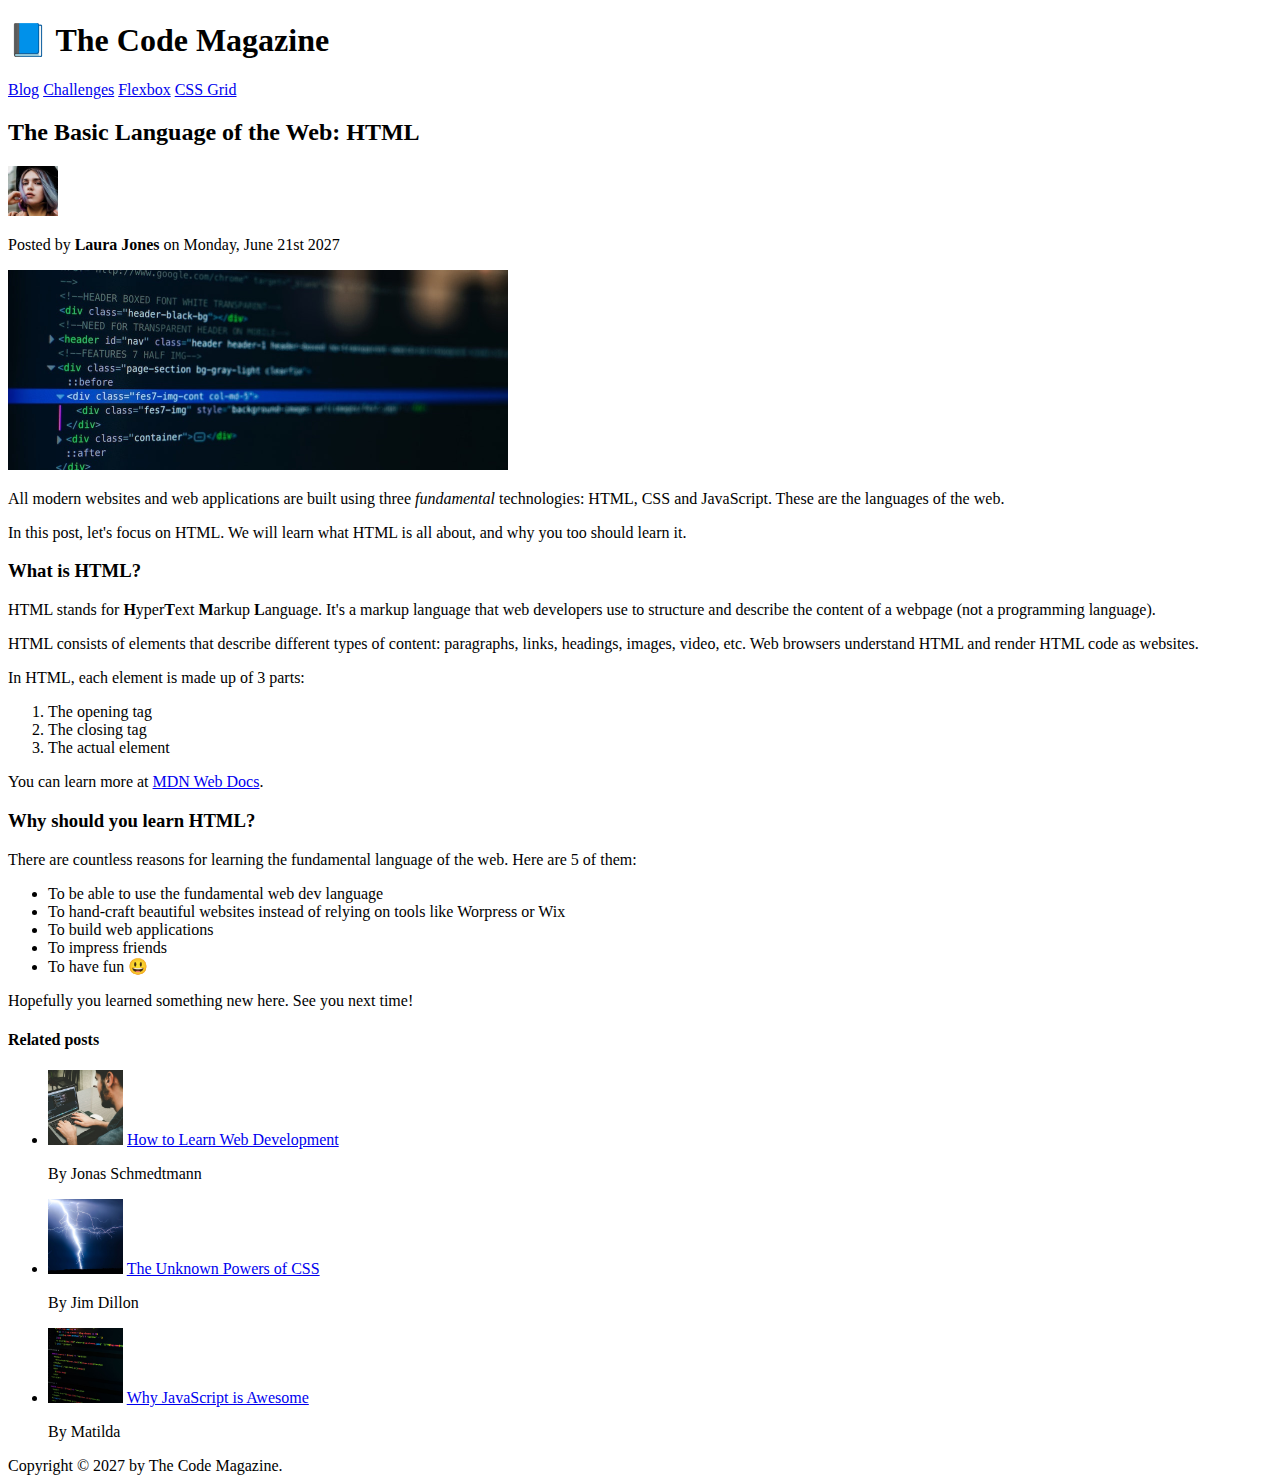
<file: 03-CSS-Fundamentals/index.html>
<!DOCTYPE html>
<html lang="en">
  <head>
    <meta charset="UTF-8" />
    <title>The Basic Language of the Web: HTML</title>
  </head>

  <body>
    <!--
    <h1>The Basic Language of the Web: HTML</h1>
    <h2>The Basic Language of the Web: HTML</h2>
    <h3>The Basic Language of the Web: HTML</h3>
    <h4>The Basic Language of the Web: HTML</h4>
    <h5>The Basic Language of the Web: HTML</h5>
    <h6>The Basic Language of the Web: HTML</h6>
    -->

    <header>
      <h1>📘 The Code Magazine</h1>

      <nav>
        <a href="blog.html">Blog</a>
        <a href="#">Challenges</a>
        <a href="#">Flexbox</a>
        <a href="#">CSS Grid</a>
      </nav>
    </header>

    <article>
      <header>
        <h2>The Basic Language of the Web: HTML</h2>

        <img
          src="img/laura-jones.jpg"
          alt="Headshot of Laura Jones"
          height="50"
          width="50"
        />

        <p>Posted by <strong>Laura Jones</strong> on Monday, June 21st 2027</p>

        <img
          src="img/post-img.jpg"
          alt="HTML code on a screen"
          width="500"
          height="200"
        />
      </header>

      <p>
        All modern websites and web applications are built using three
        <em>fundamental</em>
        technologies: HTML, CSS and JavaScript. These are the languages of the
        web.
      </p>

      <p>
        In this post, let's focus on HTML. We will learn what HTML is all about,
        and why you too should learn it.
      </p>

      <h3>What is HTML?</h3>
      <p>
        HTML stands for <strong>H</strong>yper<strong>T</strong>ext
        <strong>M</strong>arkup <strong>L</strong>anguage. It's a markup
        language that web developers use to structure and describe the content
        of a webpage (not a programming language).
      </p>
      <p>
        HTML consists of elements that describe different types of content:
        paragraphs, links, headings, images, video, etc. Web browsers understand
        HTML and render HTML code as websites.
      </p>
      <p>In HTML, each element is made up of 3 parts:</p>

      <ol>
        <li>The opening tag</li>
        <li>The closing tag</li>
        <li>The actual element</li>
      </ol>

      <p>
        You can learn more at
        <a
          href="https://developer.mozilla.org/en-US/docs/Web/HTML"
          target="_blank"
          >MDN Web Docs</a
        >.
      </p>

      <h3>Why should you learn HTML?</h3>

      <p>
        There are countless reasons for learning the fundamental language of the
        web. Here are 5 of them:
      </p>

      <ul>
        <li>To be able to use the fundamental web dev language</li>
        <li>
          To hand-craft beautiful websites instead of relying on tools like
          Worpress or Wix
        </li>
        <li>To build web applications</li>
        <li>To impress friends</li>
        <li>To have fun 😃</li>
      </ul>

      <p>Hopefully you learned something new here. See you next time!</p>
    </article>

    <aside>
      <h4>Related posts</h4>

      <ul>
        <li>
          <img
            src="img/related-1.jpg"
            alt="Person programming"
            width="75"
            width="75"
          />
          <a href="#">How to Learn Web Development</a>
          <p>By Jonas Schmedtmann</p>
        </li>
        <li>
          <img src="img/related-2.jpg" alt="Lightning" width="75" heigth="75" />
          <a href="#">The Unknown Powers of CSS</a>
          <p>By Jim Dillon</p>
        </li>
        <li>
          <img
            src="img/related-3.jpg"
            alt="JavaScript code on a screen"
            width="75"
            height="75"
          />
          <a href="#">Why JavaScript is Awesome</a>
          <p>By Matilda</p>
        </li>
      </ul>
    </aside>

    <footer>Copyright &copy; 2027 by The Code Magazine.</footer>
  </body>
</html>
</file>
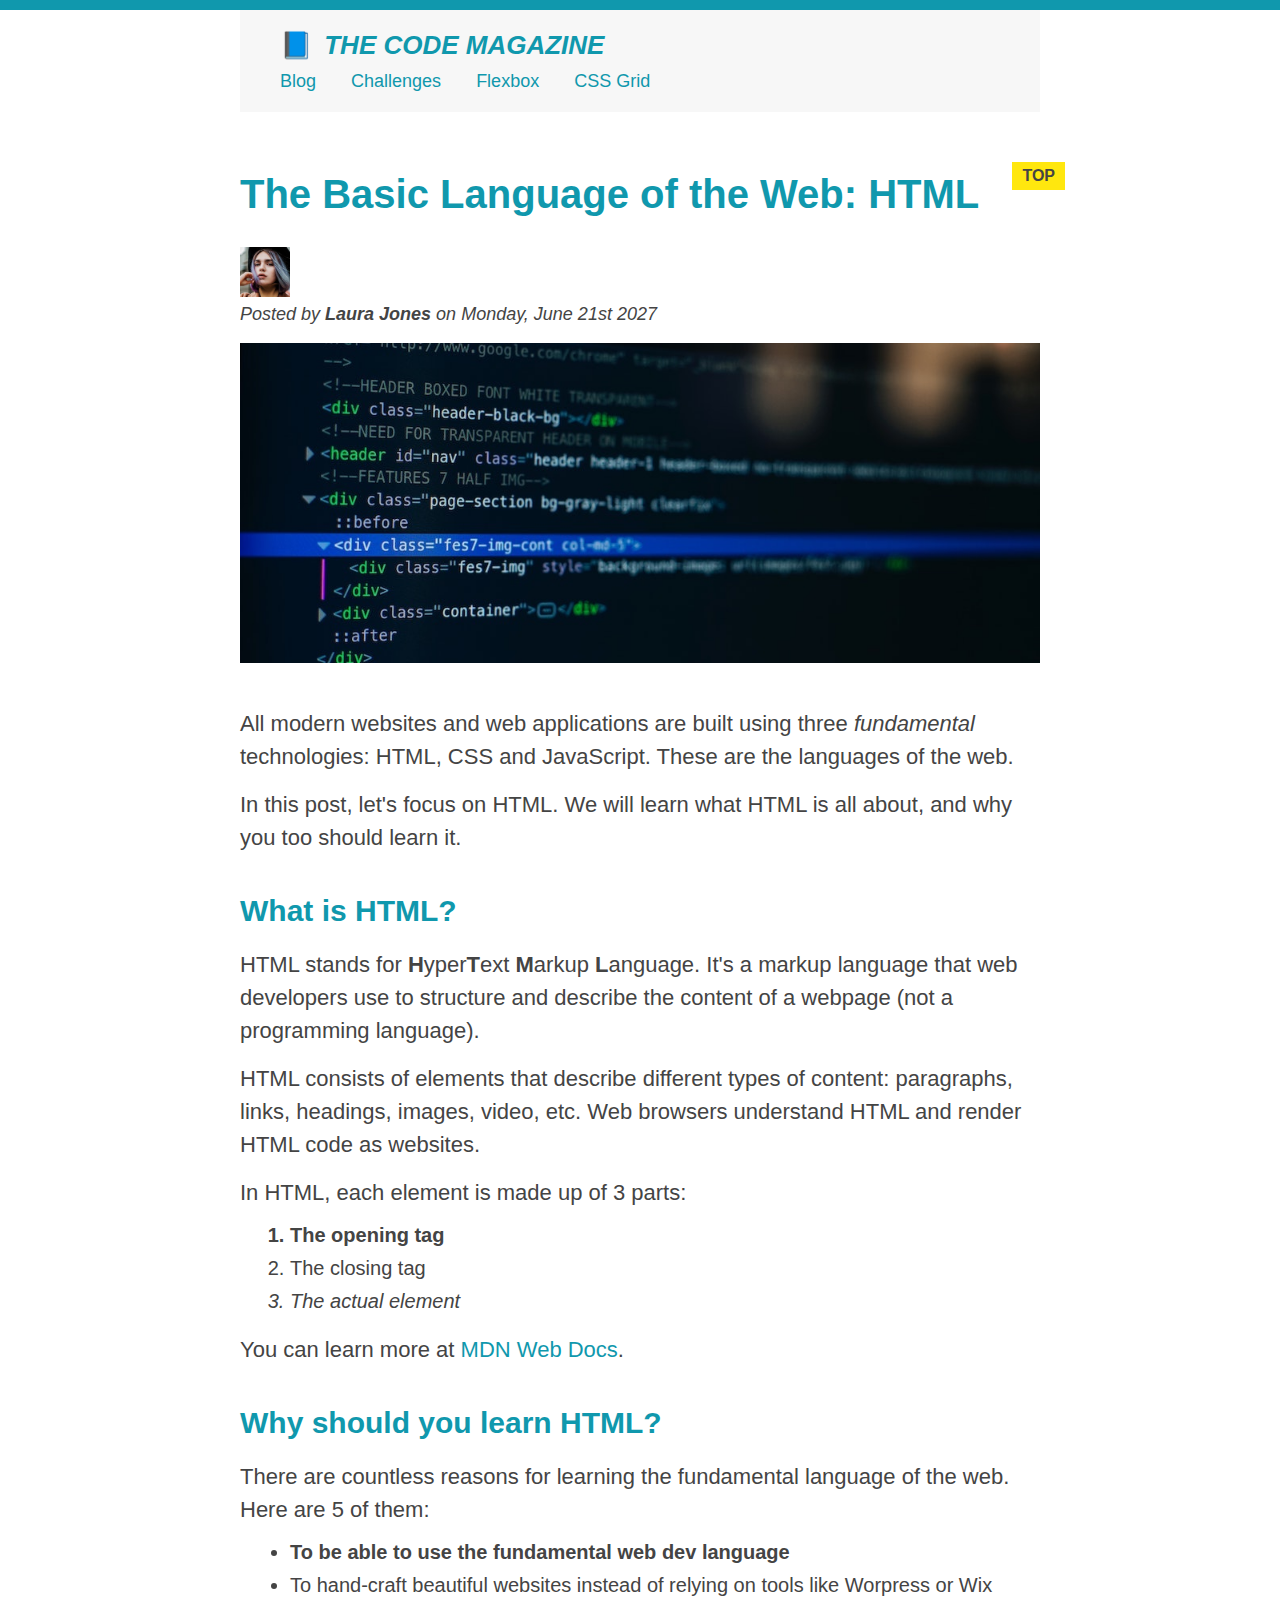
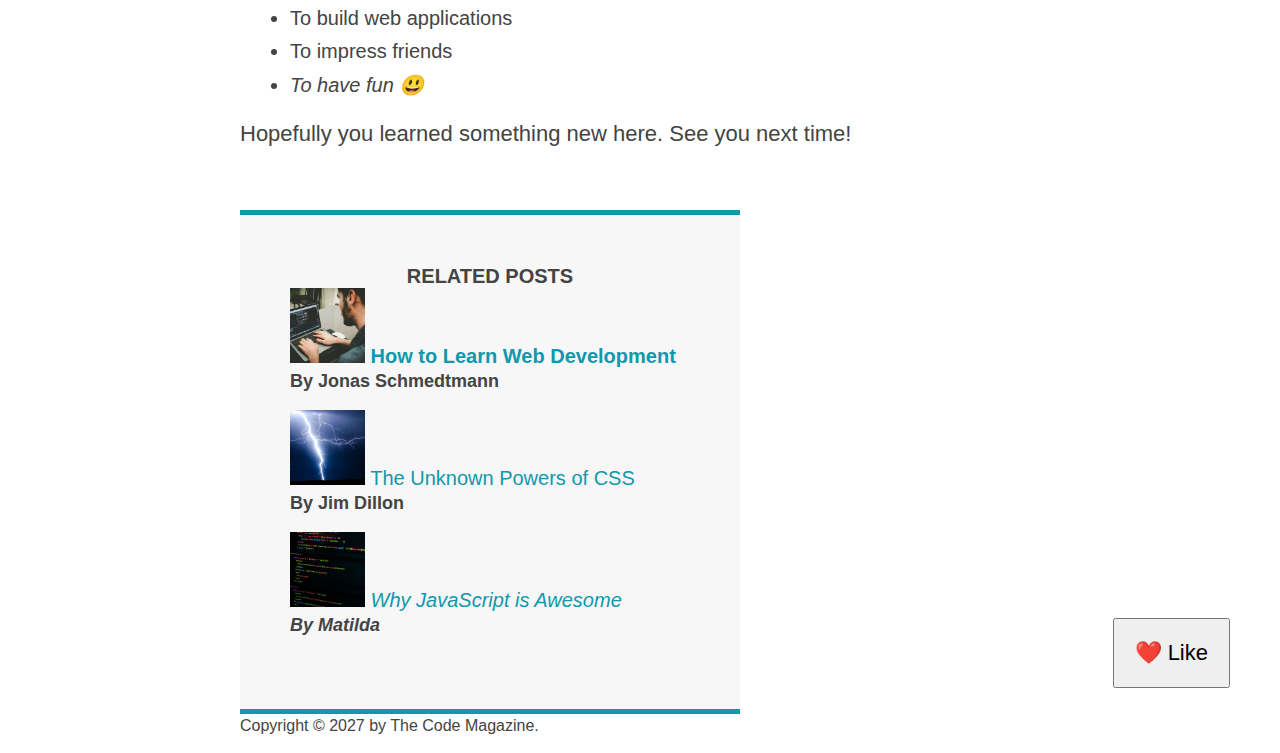
<file: 04-CSS-Layouts/index.html>
<!DOCTYPE html>
<html lang="en">
  <head>
    <meta charset="UTF-8" />
    <link href="style.css" rel="stylesheet" />

    <title>The Basic Language of the Web: HTML</title>
  </head>

  <body>
    <!--
    <h1>The Basic Language of the Web: HTML</h1>
    <h2>The Basic Language of the Web: HTML</h2>
    <h3>The Basic Language of the Web: HTML</h3>
    <h4>The Basic Language of the Web: HTML</h4>
    <h5>The Basic Language of the Web: HTML</h5>
    <h6>The Basic Language of the Web: HTML</h6>
    -->

    <div class="container">
      <header class="main-header">
        <h1>📘 The Code Magazine</h1>

        <nav>
          <!-- <strong>This is the navigation</strong> -->
          <a href="blog.html">Blog</a>
          <a href="#">Challenges</a>
          <a href="#">Flexbox</a>
          <a href="#">CSS Grid</a>
        </nav>
      </header>

      <article>
        <header class="post-header">
          <h2>The Basic Language of the Web: HTML</h2>

          <img
            src="img/laura-jones.jpg"
            alt="Headshot of Laura Jones"
            height="50"
            width="50"
          />

          <p id="author">
            Posted by <strong>Laura Jones</strong> on Monday, June 21st 2027
          </p>

          <img
            src="img/post-img.jpg"
            alt="HTML code on a screen"
            width="500"
            height="200"
            class="post-img"
          />
          <button>❤️ Like</button>
        </header>

        <p>
          All modern websites and web applications are built using three
          <em>fundamental</em>
          technologies: HTML, CSS and JavaScript. These are the languages of the
          web.
        </p>

        <p>
          In this post, let's focus on HTML. We will learn what HTML is all
          about, and why you too should learn it.
        </p>

        <h3>What is HTML?</h3>
        <p>
          HTML stands for <strong>H</strong>yper<strong>T</strong>ext
          <strong>M</strong>arkup <strong>L</strong>anguage. It's a markup
          language that web developers use to structure and describe the content
          of a webpage (not a programming language).
        </p>
        <p>
          HTML consists of elements that describe different types of content:
          paragraphs, links, headings, images, video, etc. Web browsers
          understand HTML and render HTML code as websites.
        </p>
        <p>In HTML, each element is made up of 3 parts:</p>

        <ol>
          <li class="first-li">The opening tag</li>
          <li>The closing tag</li>
          <li>The actual element</li>
        </ol>

        <p>
          You can learn more at
          <a
            href="https://developer.mozilla.org/en-US/docs/Web/HTML"
            target="_blank"
            >MDN Web Docs</a
          >.
        </p>

        <h3>Why should you learn HTML?</h3>

        <p>
          There are countless reasons for learning the fundamental language of
          the web. Here are 5 of them:
        </p>

        <ul>
          <li class="first-li">
            To be able to use the fundamental web dev language
          </li>
          <li>
            To hand-craft beautiful websites instead of relying on tools like
            Worpress or Wix
          </li>
          <li>To build web applications</li>
          <li>To impress friends</li>
          <li>To have fun 😃</li>
        </ul>

        <p>Hopefully you learned something new here. See you next time!</p>
      </article>

      <aside>
        <h4>Related posts</h4>

        <ul class="related">
          <li>
            <img
              src="img/related-1.jpg"
              alt="Person programming"
              width="75"
              height="75"
            />
            <a href="#">How to Learn Web Development</a>
            <p class="related-author">By Jonas Schmedtmann</p>
          </li>
          <li>
            <img
              src="img/related-2.jpg"
              alt="Lightning"
              width="75"
              height="75"
            />
            <a href="#">The Unknown Powers of CSS</a>
            <p class="related-author">By Jim Dillon</p>
          </li>
          <li>
            <img
              src="img/related-3.jpg"
              alt="JavaScript code on a screen"
              width="75"
              height="75"
            />
            <a href="#">Why JavaScript is Awesome</a>
            <p class="related-author">By Matilda</p>
          </li>
        </ul>
      </aside>

      <footer>
        <p id="copyright" class="copyright text">
          Copyright &copy; 2027 by The Code Magazine.
        </p>
      </footer>
    </div>
  </body>
</html>
</file>
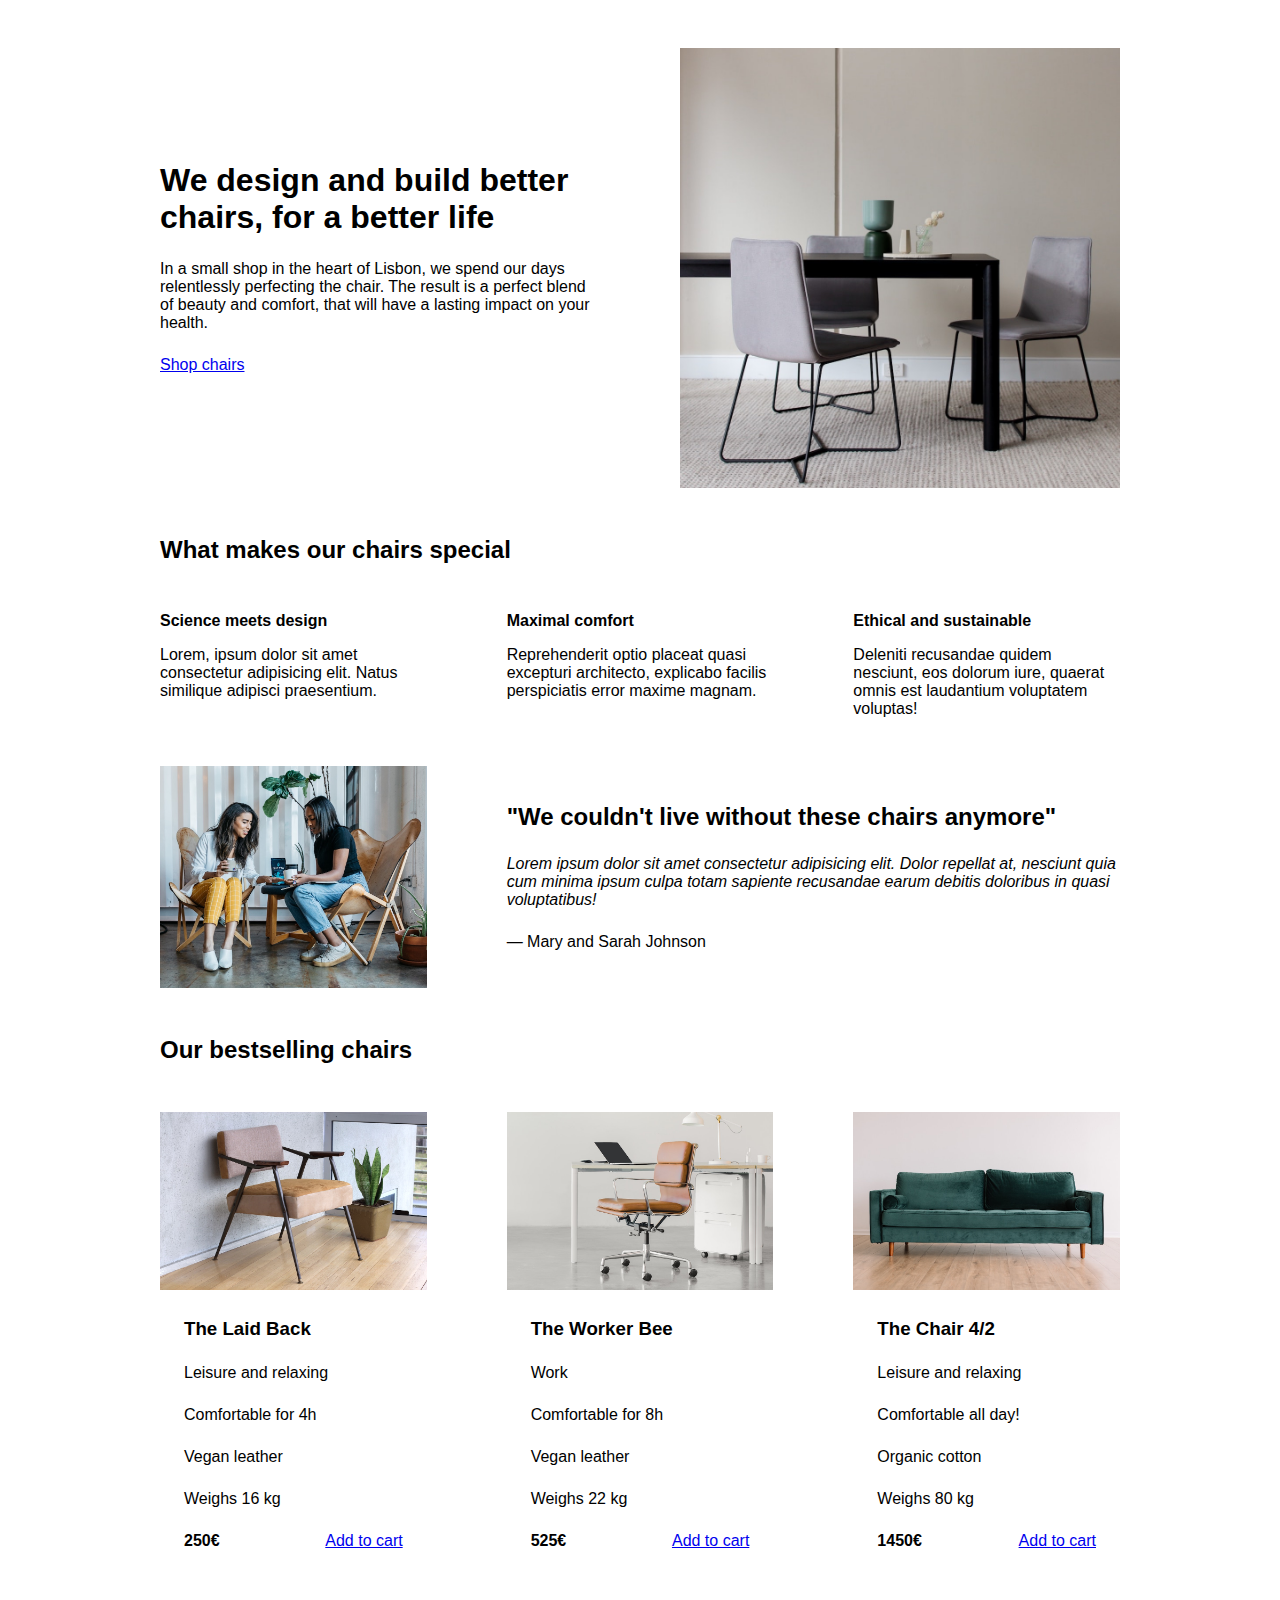
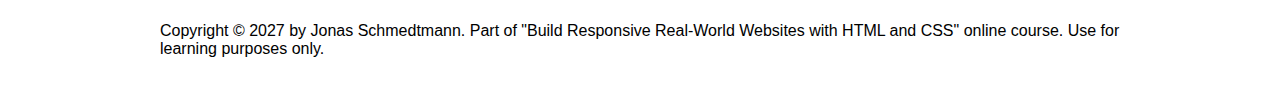
<file: 05-Design/index.html>
<!DOCTYPE html>
<html lang="en">
  <head>
    <meta charset="UTF-8" />
    <meta http-equiv="X-UA-Compatible" content="IE=edge" />
    <meta name="viewport" content="width=device-width, initial-scale=1.0" />

    <link rel="preconnect" href="https://fonts.googleapis.com" />
    <link rel="preconnect" href="https://fonts.gstatic.com" crossorigin />
    <link
      href="https://fonts.googleapis.com/css2?family=Inter:wght@400;500;700&family=Rubik:wght@400;500;600;700&display=swap"
      rel="stylesheet"
    />
    <!-- coming from the server but the link system of the file is same -->

    <link rel="stylesheet" href="style.css" />
    <title>Lisbon Chair Shop</title>
  </head>
  <body>
    <div class="container">
      <header>
        <div class="header-text-box">
          <h1>We design and build better chairs, for a better life</h1>
          <p class="header-text">
            In a small shop in the heart of Lisbon, we spend our days
            relentlessly perfecting the chair. The result is a perfect blend of
            beauty and comfort, that will have a lasting impact on your health.
          </p>
          <a class="btn btn--big" href="#">Shop chairs</a>
        </div>
        <img src="hero.jpg" alt="Photo" />
      </header>

      <section>
        <h2>What makes our chairs special</h2>
        <div class="grid-3-cols">
          <div>
            <p class="features-title"><strong>Science meets design</strong></p>
            <p class="features-text">
              Lorem, ipsum dolor sit amet consectetur adipisicing elit. Natus
              similique adipisci praesentium.
            </p>
          </div>

          <div>
            <p class="features-title">
              <strong>Maximal comfort</strong>
            </p>
            <p class="features-text">
              Reprehenderit optio placeat quasi excepturi architecto, explicabo
              facilis perspiciatis error maxime magnam.
            </p>
          </div>

          <div>
            <p class="features-title">
              <strong>Ethical and sustainable</strong>
            </p>
            <p class="features-text">
              Deleniti recusandae quidem nesciunt, eos dolorum iure, quaerat
              omnis est laudantium voluptatem voluptas!
            </p>
          </div>
        </div>
      </section>

      <section class="testimonial-section">
        <div class="grid-3-cols">
          <img src="customers.jpg" alt="People sitting on chairs" />
          <div class="testimonial-box">
            <h2>"We couldn't live without these chairs anymore"</h2>
            <blockquote class="testimonial-text">
              Lorem ipsum dolor sit amet consectetur adipisicing elit. Dolor
              repellat at, nesciunt quia cum minima ipsum culpa totam sapiente
              recusandae earum debitis doloribus in quasi voluptatibus!
            </blockquote>
            <p class="testimonial-author">&mdash; Mary and Sarah Johnson</p>
          </div>
        </div>
      </section>

      <section>
        <h2>Our bestselling chairs</h2>
        <div class="grid-3-cols">
          <figure class="chair">
            <img src="chair-1.jpg" alt="Chair" />
            <div class="chair-box">
              <h3>The Laid Back</h3>
              <ul class="chair-details">
                <li>
                  <!-- Span is a generic INLINE text element, it doesn't have any meaning. It's like a div element, but inline -->
                  <span>Leisure and relaxing</span>
                </li>
                <li>
                  <span>Comfortable for 4h</span>
                </li>
                <li>
                  <span>Vegan leather</span>
                </li>
                <li>
                  <span>Weighs 16 kg</span>
                </li>
              </ul>
              <div class="chair-price">
                <strong>250€</strong>
                <a href="#" class="btn btn--small">Add to cart</a>
              </div>
            </div>
          </figure>

          <figure class="chair">
            <img src="chair-2.jpg" alt="Chair" />
            <div class="chair-box">
              <h3>The Worker Bee</h3>
              <ul class="chair-details">
                <li>
                  <span>Work</span>
                </li>
                <li>
                  <span>Comfortable for 8h</span>
                </li>
                <li>
                  <span>Vegan leather</span>
                </li>
                <li>
                  <span>Weighs 22 kg</span>
                </li>
              </ul>
              <div class="chair-price">
                <strong>525€</strong>
                <a href="#" class="btn btn--small">Add to cart</a>
              </div>
            </div>
          </figure>

          <figure class="chair">
            <img src="chair-3.jpg" alt="Chair" />
            <div class="chair-box">
              <h3>The Chair 4/2</h3>
              <ul class="chair-details">
                <li>
                  <span>Leisure and relaxing</span>
                </li>
                <li>
                  <span>Comfortable all day!</span>
                </li>
                <li>
                  <span>Organic cotton</span>
                </li>
                <li>
                  <span>Weighs 80 kg</span>
                </li>
              </ul>
              <div class="chair-price">
                <strong>1450€</strong>
                <a href="#" class="btn btn--small">Add to cart</a>
              </div>
            </div>
          </figure>
        </div>
      </section>

      <footer>
        Copyright &copy; 2027 by Jonas Schmedtmann. Part of "Build Responsive
        Real-World Websites with HTML and CSS" online course. Use for learning
        purposes only.
      </footer>
    </div>
  </body>
</html>
</file>
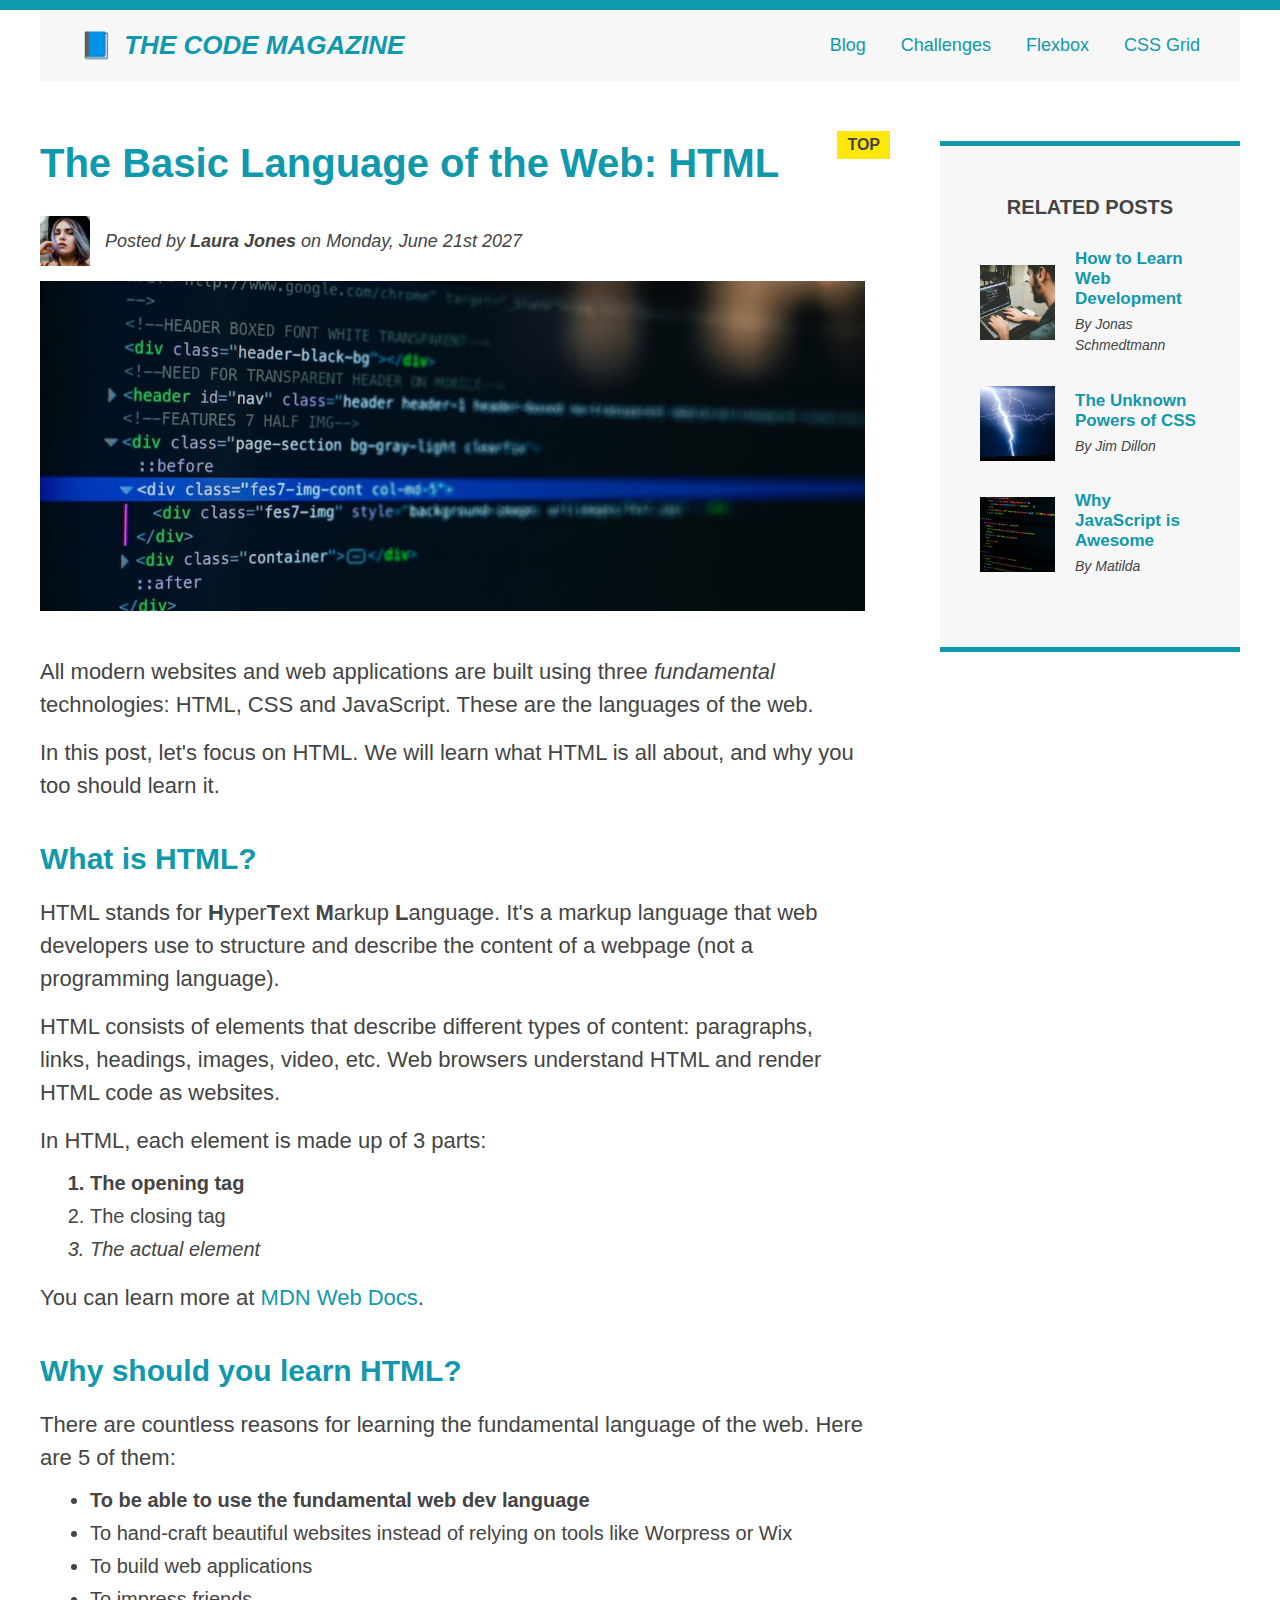
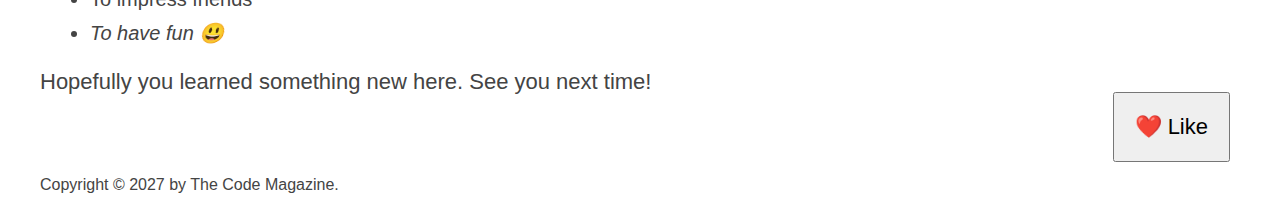
<file: final/04-CSS-Layouts/index.html>
<!DOCTYPE html>
<html lang="en">
  <head>
    <meta charset="UTF-8" />
    <link href="style.css" rel="stylesheet" />

    <title>The Basic Language of the Web: HTML</title>
  </head>

  <body>
    <!--
    <h1>The Basic Language of the Web: HTML</h1>
    <h2>The Basic Language of the Web: HTML</h2>
    <h3>The Basic Language of the Web: HTML</h3>
    <h4>The Basic Language of the Web: HTML</h4>
    <h5>The Basic Language of the Web: HTML</h5>
    <h6>The Basic Language of the Web: HTML</h6>
    -->

    <div class="container">
      <header class="main-header clearfix">
        <h1>📘 The Code Magazine</h1>

        <nav>
          <!-- <strong>This is the navigation</strong> -->
          <a href="blog.html">Blog</a>
          <a href="#">Challenges</a>
          <a href="flexbox.html">Flexbox</a>
          <a href="css-grid.html">CSS Grid</a>
        </nav>

        <!-- <div class="clear"></div> -->
      </header>

      <!-- ONLY NECESSARY FOR FLEXBOX -->
      <!-- <div class="row"> -->
      <article>
        <header class="post-header">
          <h2>The Basic Language of the Web: HTML</h2>

          <div class="author-box">
            <img
              src="img/laura-jones.jpg"
              alt="Headshot of Laura Jones"
              height="50"
              width="50"
              class="author-img"
            />

            <p id="author" class="author">
              Posted by <strong>Laura Jones</strong> on Monday, June 21st 2027
            </p>
          </div>

          <img
            src="img/post-img.jpg"
            alt="HTML code on a screen"
            width="500"
            height="200"
            class="post-img"
          />
          <button>❤️ Like</button>
        </header>

        <p>
          All modern websites and web applications are built using three
          <em>fundamental</em>
          technologies: HTML, CSS and JavaScript. These are the languages of the
          web.
        </p>

        <p>
          In this post, let's focus on HTML. We will learn what HTML is all
          about, and why you too should learn it.
        </p>

        <h3>What is HTML?</h3>
        <p>
          HTML stands for <strong>H</strong>yper<strong>T</strong>ext
          <strong>M</strong>arkup <strong>L</strong>anguage. It's a markup
          language that web developers use to structure and describe the content
          of a webpage (not a programming language).
        </p>
        <p>
          HTML consists of elements that describe different types of content:
          paragraphs, links, headings, images, video, etc. Web browsers
          understand HTML and render HTML code as websites.
        </p>
        <p>In HTML, each element is made up of 3 parts:</p>

        <ol>
          <li class="first-li">The opening tag</li>
          <li>The closing tag</li>
          <li>The actual element</li>
        </ol>

        <p>
          You can learn more at
          <a
            href="https://developer.mozilla.org/en-US/docs/Web/HTML"
            target="_blank"
            >MDN Web Docs</a
          >.
        </p>

        <h3>Why should you learn HTML?</h3>

        <p>
          There are countless reasons for learning the fundamental language of
          the web. Here are 5 of them:
        </p>

        <ul>
          <li class="first-li">
            To be able to use the fundamental web dev language
          </li>
          <li>
            To hand-craft beautiful websites instead of relying on tools like
            Worpress or Wix
          </li>
          <li>To build web applications</li>
          <li>To impress friends</li>
          <li>To have fun 😃</li>
        </ul>

        <p>Hopefully you learned something new here. See you next time!</p>
      </article>

      <aside>
        <h4>Related posts</h4>

        <ul class="related">
          <li class="related-post">
            <img
              src="img/related-1.jpg"
              alt="Person programming"
              width="75"
              height="75"
            />
            <div>
              <a href="#" class="related-link">How to Learn Web Development</a>
              <p class="related-author">By Jonas Schmedtmann</p>
            </div>
          </li>
          <li class="related-post">
            <img
              src="img/related-2.jpg"
              alt="Lightning"
              width="75"
              height="75"
            />
            <div>
              <a href="#" class="related-link">The Unknown Powers of CSS</a>
              <p class="related-author">By Jim Dillon</p>
            </div>
          </li>
          <li class="related-post">
            <img
              src="img/related-3.jpg"
              alt="JavaScript code on a screen"
              width="75"
              height="75"
            />
            <div>
              <a href="#" class="related-link">Why JavaScript is Awesome</a>
              <p class="related-author">By Matilda</p>
            </div>
          </li>
        </ul>
      </aside>
      <!-- </div> -->

      <footer>
        <p id="copyright" class="copyright text">
          Copyright &copy; 2027 by The Code Magazine.
        </p>
      </footer>
    </div>
  </body>
</html>
</file>
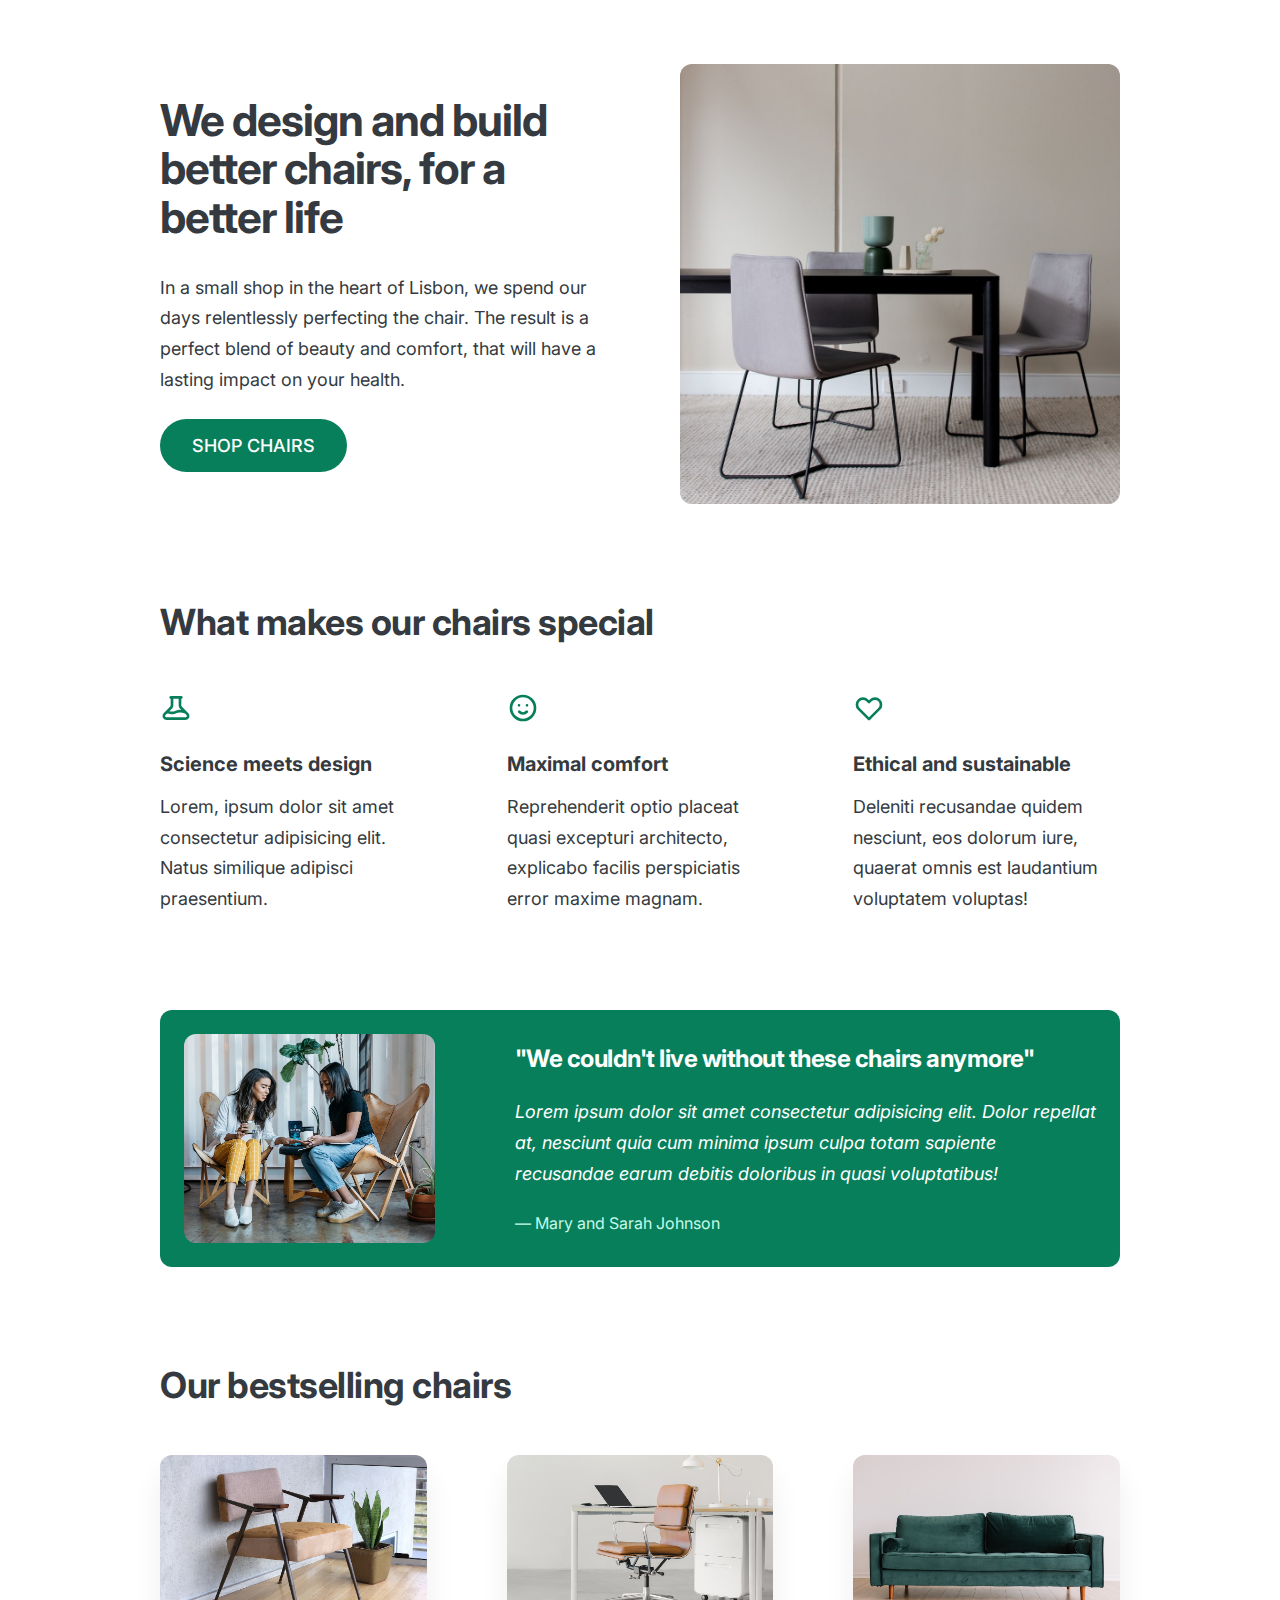
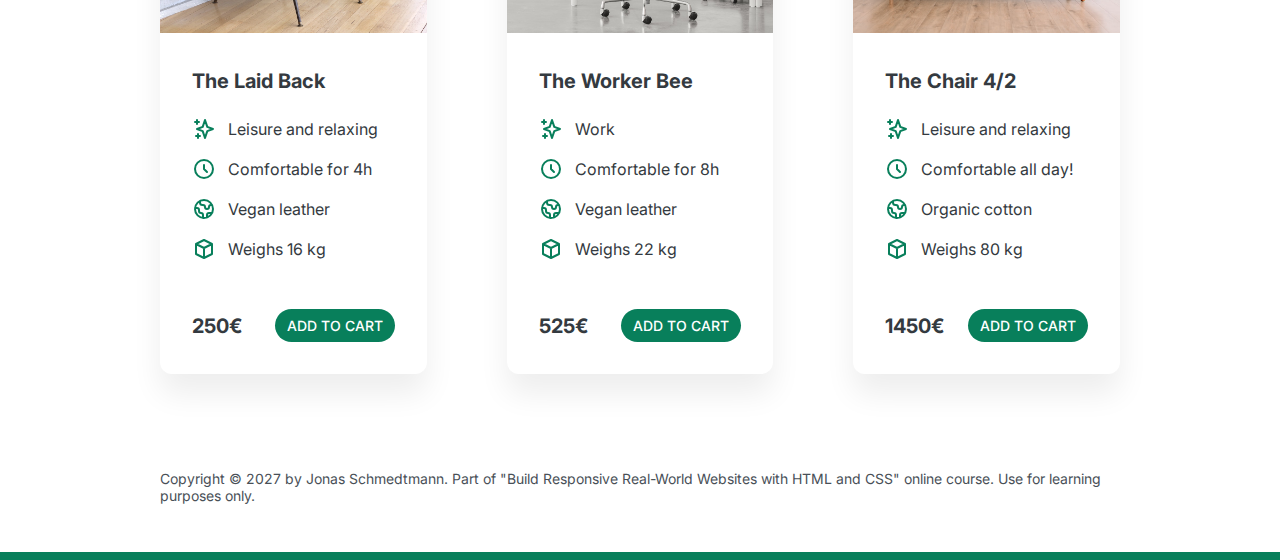
<file: final/05-Design/index.html>
<!DOCTYPE html>
<html lang="en">
  <head>
    <meta charset="UTF-8" />
    <meta http-equiv="X-UA-Compatible" content="IE=edge" />
    <meta name="viewport" content="width=device-width, initial-scale=1.0" />

    <link rel="preconnect" href="https://fonts.gstatic.com" />
    <link
      href="https://fonts.googleapis.com/css2?family=Inter:wght@400;500;700&display=swap"
      rel="stylesheet"
    />

    <link rel="stylesheet" href="style.css" />
    <title>Lisbon Chair Shop</title>
  </head>
  <body>
    <div class="container">
      <header>
        <div class="header-text-box">
          <h1>We design and build better chairs, for a better life</h1>
          <p class="header-text">
            In a small shop in the heart of Lisbon, we spend our days
            relentlessly perfecting the chair. The result is a perfect blend of
            beauty and comfort, that will have a lasting impact on your health.
          </p>
          <a class="btn btn--big" href="#">Shop chairs</a>
        </div>
        <img src="hero.jpg" alt="Photo" />
      </header>

      <section>
        <h2>What makes our chairs special</h2>
        <div class="grid-3-cols">
          <div>
            <svg
              xmlns="http://www.w3.org/2000/svg"
              class="features-icon"
              fill="none"
              viewBox="0 0 24 24"
              stroke="currentColor"
            >
              <path
                stroke-linecap="round"
                stroke-linejoin="round"
                stroke-width="2"
                d="M19.428 15.428a2 2 0 00-1.022-.547l-2.387-.477a6 6 0 00-3.86.517l-.318.158a6 6 0 01-3.86.517L6.05 15.21a2 2 0 00-1.806.547M8 4h8l-1 1v5.172a2 2 0 00.586 1.414l5 5c1.26 1.26.367 3.414-1.415 3.414H4.828c-1.782 0-2.674-2.154-1.414-3.414l5-5A2 2 0 009 10.172V5L8 4z"
              />
            </svg>
            <p class="features-title"><strong>Science meets design</strong></p>
            <p class="features-text">
              Lorem, ipsum dolor sit amet consectetur adipisicing elit. Natus
              similique adipisci praesentium.
            </p>
          </div>

          <div>
            <svg
              xmlns="http://www.w3.org/2000/svg"
              class="features-icon"
              fill="none"
              viewBox="0 0 24 24"
              stroke="currentColor"
            >
              <path
                stroke-linecap="round"
                stroke-linejoin="round"
                stroke-width="2"
                d="M14.828 14.828a4 4 0 01-5.656 0M9 10h.01M15 10h.01M21 12a9 9 0 11-18 0 9 9 0 0118 0z"
              />
            </svg>
            <p class="features-title">
              <strong>Maximal comfort</strong>
            </p>
            <p class="features-text">
              Reprehenderit optio placeat quasi excepturi architecto, explicabo
              facilis perspiciatis error maxime magnam.
            </p>
          </div>

          <div>
            <svg
              xmlns="http://www.w3.org/2000/svg"
              class="features-icon"
              fill="none"
              viewBox="0 0 24 24"
              stroke="currentColor"
            >
              <path
                stroke-linecap="round"
                stroke-linejoin="round"
                stroke-width="2"
                d="M4.318 6.318a4.5 4.5 0 000 6.364L12 20.364l7.682-7.682a4.5 4.5 0 00-6.364-6.364L12 7.636l-1.318-1.318a4.5 4.5 0 00-6.364 0z"
              />
            </svg>
            <p class="features-title">
              <strong>Ethical and sustainable</strong>
            </p>
            <p class="features-text">
              Deleniti recusandae quidem nesciunt, eos dolorum iure, quaerat
              omnis est laudantium voluptatem voluptas!
            </p>
          </div>
        </div>
      </section>

      <section class="testimonial-section">
        <div class="grid-3-cols">
          <img src="customers.jpg" alt="People sitting on chairs" />
          <div class="testimonial-box">
            <h2>"We couldn't live without these chairs anymore"</h2>
            <blockquote class="testimonial-text">
              Lorem ipsum dolor sit amet consectetur adipisicing elit. Dolor
              repellat at, nesciunt quia cum minima ipsum culpa totam sapiente
              recusandae earum debitis doloribus in quasi voluptatibus!
            </blockquote>
            <p class="testimonial-author">&mdash; Mary and Sarah Johnson</p>
          </div>
        </div>
      </section>

      <section>
        <h2>Our bestselling chairs</h2>
        <div class="grid-3-cols">
          <figure class="chair">
            <img src="chair-1.jpg" alt="Chair" />
            <div class="chair-box">
              <h3>The Laid Back</h3>
              <ul class="chair-details">
                <li>
                  <svg
                    xmlns="http://www.w3.org/2000/svg"
                    class="chair-icon"
                    fill="none"
                    viewBox="0 0 24 24"
                    stroke="currentColor"
                  >
                    <path
                      stroke-linecap="round"
                      stroke-linejoin="round"
                      stroke-width="2"
                      d="M5 3v4M3 5h4M6 17v4m-2-2h4m5-16l2.286 6.857L21 12l-5.714 2.143L13 21l-2.286-6.857L5 12l5.714-2.143L13 3z"
                    />
                  </svg>
                  <!-- Span is a generic INLINE text element, it doesn't have any meaning. It's like a div element, but inline -->
                  <span>Leisure and relaxing</span>
                </li>
                <li>
                  <svg
                    xmlns="http://www.w3.org/2000/svg"
                    class="chair-icon"
                    fill="none"
                    viewBox="0 0 24 24"
                    stroke="currentColor"
                  >
                    <path
                      stroke-linecap="round"
                      stroke-linejoin="round"
                      stroke-width="2"
                      d="M12 8v4l3 3m6-3a9 9 0 11-18 0 9 9 0 0118 0z"
                    />
                  </svg>
                  <span>Comfortable for 4h</span>
                </li>
                <li>
                  <svg
                    xmlns="http://www.w3.org/2000/svg"
                    class="chair-icon"
                    fill="none"
                    viewBox="0 0 24 24"
                    stroke="currentColor"
                  >
                    <path
                      stroke-linecap="round"
                      stroke-linejoin="round"
                      stroke-width="2"
                      d="M3.055 11H5a2 2 0 012 2v1a2 2 0 002 2 2 2 0 012 2v2.945M8 3.935V5.5A2.5 2.5 0 0010.5 8h.5a2 2 0 012 2 2 2 0 104 0 2 2 0 012-2h1.064M15 20.488V18a2 2 0 012-2h3.064M21 12a9 9 0 11-18 0 9 9 0 0118 0z"
                    />
                  </svg>
                  <span>Vegan leather</span>
                </li>
                <li>
                  <svg
                    xmlns="http://www.w3.org/2000/svg"
                    class="chair-icon"
                    fill="none"
                    viewBox="0 0 24 24"
                    stroke="currentColor"
                  >
                    <path
                      stroke-linecap="round"
                      stroke-linejoin="round"
                      stroke-width="2"
                      d="M20 7l-8-4-8 4m16 0l-8 4m8-4v10l-8 4m0-10L4 7m8 4v10M4 7v10l8 4"
                    />
                  </svg>
                  <span>Weighs 16 kg</span>
                </li>
              </ul>
              <div class="chair-price">
                <strong>250€</strong>
                <a href="#" class="btn btn--small">Add to cart</a>
              </div>
            </div>
          </figure>

          <figure class="chair">
            <img src="chair-2.jpg" alt="Chair" />
            <div class="chair-box">
              <h3>The Worker Bee</h3>
              <ul class="chair-details">
                <li>
                  <svg
                    xmlns="http://www.w3.org/2000/svg"
                    class="chair-icon"
                    fill="none"
                    viewBox="0 0 24 24"
                    stroke="currentColor"
                  >
                    <path
                      stroke-linecap="round"
                      stroke-linejoin="round"
                      stroke-width="2"
                      d="M5 3v4M3 5h4M6 17v4m-2-2h4m5-16l2.286 6.857L21 12l-5.714 2.143L13 21l-2.286-6.857L5 12l5.714-2.143L13 3z"
                    />
                  </svg>
                  <span>Work</span>
                </li>
                <li>
                  <svg
                    xmlns="http://www.w3.org/2000/svg"
                    class="chair-icon"
                    fill="none"
                    viewBox="0 0 24 24"
                    stroke="currentColor"
                  >
                    <path
                      stroke-linecap="round"
                      stroke-linejoin="round"
                      stroke-width="2"
                      d="M12 8v4l3 3m6-3a9 9 0 11-18 0 9 9 0 0118 0z"
                    />
                  </svg>
                  <span>Comfortable for 8h</span>
                </li>
                <li>
                  <svg
                    xmlns="http://www.w3.org/2000/svg"
                    class="chair-icon"
                    fill="none"
                    viewBox="0 0 24 24"
                    stroke="currentColor"
                  >
                    <path
                      stroke-linecap="round"
                      stroke-linejoin="round"
                      stroke-width="2"
                      d="M3.055 11H5a2 2 0 012 2v1a2 2 0 002 2 2 2 0 012 2v2.945M8 3.935V5.5A2.5 2.5 0 0010.5 8h.5a2 2 0 012 2 2 2 0 104 0 2 2 0 012-2h1.064M15 20.488V18a2 2 0 012-2h3.064M21 12a9 9 0 11-18 0 9 9 0 0118 0z"
                    />
                  </svg>
                  <span>Vegan leather</span>
                </li>
                <li>
                  <svg
                    xmlns="http://www.w3.org/2000/svg"
                    class="chair-icon"
                    fill="none"
                    viewBox="0 0 24 24"
                    stroke="currentColor"
                  >
                    <path
                      stroke-linecap="round"
                      stroke-linejoin="round"
                      stroke-width="2"
                      d="M20 7l-8-4-8 4m16 0l-8 4m8-4v10l-8 4m0-10L4 7m8 4v10M4 7v10l8 4"
                    />
                  </svg>
                  <span>Weighs 22 kg</span>
                </li>
              </ul>
              <div class="chair-price">
                <strong>525€</strong>
                <a href="#" class="btn btn--small">Add to cart</a>
              </div>
            </div>
          </figure>

          <figure class="chair">
            <img src="chair-3.jpg" alt="Chair" />
            <div class="chair-box">
              <h3>The Chair 4/2</h3>
              <ul class="chair-details">
                <li>
                  <svg
                    xmlns="http://www.w3.org/2000/svg"
                    class="chair-icon"
                    fill="none"
                    viewBox="0 0 24 24"
                    stroke="currentColor"
                  >
                    <path
                      stroke-linecap="round"
                      stroke-linejoin="round"
                      stroke-width="2"
                      d="M5 3v4M3 5h4M6 17v4m-2-2h4m5-16l2.286 6.857L21 12l-5.714 2.143L13 21l-2.286-6.857L5 12l5.714-2.143L13 3z"
                    />
                  </svg>
                  <span>Leisure and relaxing</span>
                </li>
                <li>
                  <svg
                    xmlns="http://www.w3.org/2000/svg"
                    class="chair-icon"
                    fill="none"
                    viewBox="0 0 24 24"
                    stroke="currentColor"
                  >
                    <path
                      stroke-linecap="round"
                      stroke-linejoin="round"
                      stroke-width="2"
                      d="M12 8v4l3 3m6-3a9 9 0 11-18 0 9 9 0 0118 0z"
                    />
                  </svg>
                  <span>Comfortable all day!</span>
                </li>
                <li>
                  <svg
                    xmlns="http://www.w3.org/2000/svg"
                    class="chair-icon"
                    fill="none"
                    viewBox="0 0 24 24"
                    stroke="currentColor"
                  >
                    <path
                      stroke-linecap="round"
                      stroke-linejoin="round"
                      stroke-width="2"
                      d="M3.055 11H5a2 2 0 012 2v1a2 2 0 002 2 2 2 0 012 2v2.945M8 3.935V5.5A2.5 2.5 0 0010.5 8h.5a2 2 0 012 2 2 2 0 104 0 2 2 0 012-2h1.064M15 20.488V18a2 2 0 012-2h3.064M21 12a9 9 0 11-18 0 9 9 0 0118 0z"
                    />
                  </svg>
                  <span>Organic cotton</span>
                </li>
                <li>
                  <svg
                    xmlns="http://www.w3.org/2000/svg"
                    class="chair-icon"
                    fill="none"
                    viewBox="0 0 24 24"
                    stroke="currentColor"
                  >
                    <path
                      stroke-linecap="round"
                      stroke-linejoin="round"
                      stroke-width="2"
                      d="M20 7l-8-4-8 4m16 0l-8 4m8-4v10l-8 4m0-10L4 7m8 4v10M4 7v10l8 4"
                    />
                  </svg>
                  <span>Weighs 80 kg</span>
                </li>
              </ul>
              <div class="chair-price">
                <strong>1450€</strong>
                <a href="#" class="btn btn--small">Add to cart</a>
              </div>
            </div>
          </figure>
        </div>
      </section>

      <footer>
        Copyright &copy; 2027 by Jonas Schmedtmann. Part of "Build Responsive
        Real-World Websites with HTML and CSS" online course. Use for learning
        purposes only.
      </footer>
    </div>
  </body>
</html>
</file>
<file: 04-CSS-Layouts/style.css>
* {
  /* border-top: 10px solid #1098ad; */
  margin: 0;
  padding: 0;
}

/* PAGE SECTIONS */
body {
  color: #444;
  font-family: sans-serif;

  border-top: 10px solid #1098ad;
  position: relative;
}

.container {
  width: 800px;
  /* margin-left: auto;
  margin-right: auto; */
  margin: 0 auto;
}

.main-header {
  background-color: #f7f7f7;
  /* padding: 20px;
  padding-left: 40px;
  padding-right: 40px; */
  padding: 20px 40px;
  margin-bottom: 60px;
  /* height: 80px; */
}

nav {
  font-size: 18px;
  /* text-align: center; */
}

article {
  margin-bottom: 60px;
}

.post-header {
  margin-bottom: 40px;
  /* position: relative; */
}

aside {
  background-color: #f7f7f7;
  border-top: 5px solid #1098ad;
  border-bottom: 5px solid #1098ad;
  /* padding-top: 50px;
  padding-bottom: 50px; */
  padding: 50px 0;
  width: 500px;
}

/* SMALLER ELEMENTS */
h1,
h2,
h3 {
  color: #1098ad;
}

h1 {
  font-size: 26px;
  text-transform: uppercase;
  font-style: italic;
}

h2 {
  font-size: 40px;
  margin-bottom: 30px;
}

h3 {
  font-size: 30px;
  margin-bottom: 20px;
  margin-top: 40px;
}

h4 {
  font-size: 20px;
  text-transform: uppercase;
  text-align: center;
}

p {
  font-size: 22px;
  line-height: 1.5;
  margin-bottom: 15px;
}

ul,
ol {
  margin-left: 50px;
  margin-bottom: 20px;
}

li {
  font-size: 20px;
  margin-bottom: 10px;
  /* display: inline; */
}

li:last-child {
  margin-bottom: 0;
}

/* footer p {
  font-size: 16px;
} */

/* article header p {
  font-style: italic;
} */

#author {
  font-style: italic;
  font-size: 18px;
}

#copyright {
  font-size: 16px;
}

.related-author {
  font-size: 18px;
  font-weight: bold;
}

/* ul {
  list-style: none;
} */

.related {
  list-style: none;
}

body {
  /* background-color: orangered; */
}

/* .first-li {
  font-weight: bold;
} */

li:first-child {
  font-weight: bold;
}

li:last-child {
  font-style: italic;
}

li:nth-child(even) {
  /* color: red; */
}

/* Misconception: this won't work! */
article p:first-child {
  color: red;
}

/* Styling links */
a:link {
  color: #1098ad;
  text-decoration: none;
}

a:visited {
  /* color: #777; */
  color: #1098ad;
}

a:hover {
  color: orangered;
  font-weight: bold;
  text-decoration: underline orangered;
}

a:active {
  background-color: black;
  font-style: italic;
}
/* LVHA */

.post-img {
  width: 100%;
  height: auto;
}

nav a:link {
  /* background-color: orangered;
  margin: 20px;
  padding: 20px;

  display: block; */

  margin-right: 30px;
  margin-top: 10px;
  display: inline-block;
}

nav a:link:last-child {
  margin-right: 0;
}

button {
  font-size: 22px;
  padding: 20px;
  cursor: pointer;

  position: absolute;
  /* top: 50px;
  left: 50px; */
  bottom: 50px;
  right: 50px;
}

h1::first-letter {
  font-style: normal;
  margin-right: 5px;
}

h3 + p::first-line {
  /* color: red; */
}

h2 {
  /* background-color: orange; */
  position: relative;
}

h2::before {
  content: "TOP";
  background-color: #ffe70e;
  color: #444;
  font-size: 16px;
  font-weight: bold;
  display: inline-block;
  padding: 5px 10px;
  position: absolute;
  top: -10px;
  right: -25px;
}

/* Resolving conflicts */
/* #copyright {
  color: red;
}

.copyright {
  color: blue;
}

.text {
  color: yellow;
}

footer p {
  color: green !important;
} */

/* nav a:link,
nav p {
  font-size: 18px;
} */
</file>
<file: 05-Design/style.css>
/*
SPACING SYSTEM (px)
2 / 4 / 8 / 12 / 16 / 24 / 32 / 48 / 64 / 80 / 96 / 128

FONT SIZE SYSTEM (px)
10 / 12 / 14 / 16 / 18 / 20 / 24 / 30 / 36 / 44 / 52 / 62 / 74 / 86 / 98
*/

* {
  margin: 0;
  padding: 0;
  box-sizing: border-box;
}

/* ------------------------ */
/* GENERAL STYLES */
/* ------------------------ */
body {
  font-family: sans-serif;
}

.container {
  width: 960px;
  margin: 0 auto;
}

header,
section {
  margin-bottom: 48px;
}

h2 {
  margin-bottom: 48px;
}

.grid-3-cols {
  display: grid;
  grid-template-columns: repeat(3, 1fr);
  column-gap: 80px;
}

/* ------------------------ */
/* COMPONENT STYLES */
/* ------------------------ */

/* HEADER */
header {
  display: grid;
  grid-template-columns: repeat(2, 1fr);
  column-gap: 80px;
  margin-top: 48px;
}

.header-text-box {
  align-self: center;
}

h1 {
  margin-bottom: 24px;
}

.header-text {
  margin-bottom: 24px;
}

img {
  width: 100%;
}

/* FEATURES */
.features-icon {
}

.features-title {
  margin-bottom: 16px;
}

.features-text {
}

/* TESTIMONIAL */
.testimonial-section {
}

.testimonial-box {
  grid-column: 2 / -1;
  align-self: center;
}

.testimonial-box h2 {
  margin-bottom: 24px;
}

.testimonial-text {
  font-style: italic;
  margin-bottom: 24px;
}

/* CHAIRS */
.chair-box {
  padding: 24px;
}

h3 {
  margin-bottom: 24px;
}

.chair-details {
  list-style: none;
  margin-bottom: 24px;
}

.chair-details li {
  display: flex;
  align-items: center;
  gap: 12px;
  margin-bottom: 24px;
}

.chair-details li:last-child {
  margin-bottom: 0;
}

.chair-icon {
}

.chair-price {
  display: flex;
  justify-content: space-between;
}

footer {
  margin-bottom: 48px;
}
</file>
<file: final/04-CSS-Layouts/style.css>
* {
  /* border-top: 10px solid #1098ad; */
  margin: 0;
  padding: 0;
  box-sizing: border-box;
}

/* PAGE SECTIONS */
body {
  color: #444;
  font-family: sans-serif;

  border-top: 10px solid #1098ad;
  position: relative;
}

.container {
  width: 1200px;
  /* margin-left: auto;
  margin-right: auto; */
  margin: 0 auto;
}

.main-header {
  background-color: #f7f7f7;
  /* padding: 20px;
  padding-left: 40px;
  padding-right: 40px; */
  padding: 20px 40px;
  /* margin-bottom: 60px; */
  /* height: 80px; */
}

nav {
  font-size: 18px;
  /* text-align: center; */
}

article {
  /* margin-bottom: 60px; */
}

.post-header {
  margin-bottom: 40px;
  /* position: relative; */
}

aside {
  background-color: #f7f7f7;
  border-top: 5px solid #1098ad;
  border-bottom: 5px solid #1098ad;
  padding: 50px 40px;
}

/* SMALLER ELEMENTS */
h1,
h2,
h3 {
  color: #1098ad;
}

h1 {
  font-size: 26px;
  text-transform: uppercase;
  font-style: italic;
}

h2 {
  font-size: 40px;
  margin-bottom: 30px;
}

h3 {
  font-size: 30px;
  margin-bottom: 20px;
  margin-top: 40px;
}

h4 {
  font-size: 20px;
  text-transform: uppercase;
  text-align: center;
  margin-bottom: 30px;
}

p {
  font-size: 22px;
  line-height: 1.5;
  margin-bottom: 15px;
}

ul,
ol {
  margin-left: 50px;
  margin-bottom: 20px;
}

li {
  font-size: 20px;
  margin-bottom: 10px;
  /* display: inline; */
}

li:last-child {
  margin-bottom: 0;
}

/* footer p {
  font-size: 16px;
} */

/* article header p {
  font-style: italic;
} */

#author {
  font-style: italic;
  font-size: 18px;
}

#copyright {
  font-size: 16px;
}

.related-author {
  font-size: 18px;
  font-weight: bold;
}

/* ul {
  list-style: none;
} */

.related {
  list-style: none;
  margin-left: 0;
}

body {
  /* background-color: orangered; */
}

/* .first-li {
  font-weight: bold;
} */

li:first-child {
  font-weight: bold;
}

li:last-child {
  font-style: italic;
}

li:nth-child(even) {
  /* color: red; */
}

/* Misconception: this won't work! */
article p:first-child {
  color: red;
}

/* Styling links */
a:link {
  color: #1098ad;
  text-decoration: none;
}

a:visited {
  /* color: #777; */
  color: #1098ad;
}

a:hover {
  color: orangered;
  font-weight: bold;
  text-decoration: underline orangered;
}

a:active {
  background-color: black;
  font-style: italic;
}
/* LVHA */

.post-img {
  width: 100%;
  height: auto;
}

nav a:link {
  /* background-color: orangered;
  margin: 20px;
  padding: 20px;

  display: block; */

  margin-right: 30px;
  display: inline-block;
}

nav a:link:last-child {
  margin-right: 0;
}

button {
  font-size: 22px;
  padding: 20px;
  cursor: pointer;

  position: absolute;
  /* top: 50px;
  left: 50px; */
  bottom: 50px;
  right: 50px;
}

h1::first-letter {
  font-style: normal;
  margin-right: 5px;
}

h3 + p::first-line {
  /* color: red; */
}

h2 {
  /* background-color: orange; */
  position: relative;
}

h2::before {
  content: "TOP";
  background-color: #ffe70e;
  color: #444;
  font-size: 16px;
  font-weight: bold;
  display: inline-block;
  padding: 5px 10px;
  position: absolute;
  top: -10px;
  right: -25px;
}

/* Resolving conflicts */
/* #copyright {
  color: red;
}

.copyright {
  color: blue;
}

.text {
  color: yellow;
}

footer p {
  color: green !important;
} */

/* nav a:link,
nav p {
  font-size: 18px;
} */

/* FLOATS */
/*
.author-img {
  float: left;
  margin-bottom: 20px;
}

.author {
  float: left;
  margin-top: 10px;
  margin-left: 20px;
}

h1 {
  float: left;
}

nav {
  float: right;
}

.clear {
  clear: both;
}

.clearfix::after {
  clear: both;
  content: "";
  display: block;
}

article {
  width: 825px;
  float: left;
}

aside {
  width: 300px;
  float: right;
}

footer {
  clear: both;
}
*/

/* FLEXBOX */
.main-header {
  display: flex;
  align-items: center;
  justify-content: space-between;
}

.author-box {
  display: flex;
  align-items: center;
  margin-bottom: 15px;
}

.author {
  margin-bottom: 0;
  margin-left: 15px;
}

.related-post {
  display: flex;
  align-items: center;
  gap: 20px;
  margin-bottom: 30px;
}

.related-link:link {
  font-size: 17px;
  font-weight: bold;
  font-style: normal;
  margin-bottom: 5px;
  display: block;
}

.related-author {
  margin-bottom: 0;
  font-size: 14px;
  font-weight: normal;
  font-style: italic;
}

/* FLEXBOX LAYOUT */
/* .row {
  display: flex;
  align-items: flex-start;
  gap: 75px;
  margin-bottom: 60px;
}

article {
  flex: 1;
  margin-bottom: 0;
}

aside {
  
  DEFAULTS:
  flex-grow: 0;
  flex-shrink: 1;
  flex-basis: auto;

  flex: 0 0 300px;
} */

/* CSS GRID LAYOUT */
.container {
  display: grid;
  grid-template-columns: 1fr 300px;
  column-gap: 75px;
  row-gap: 60px;
  align-items: start;
}

.main-header {
  /* grid-column: 1 / span 2; */
  grid-column: 1 / -1;
}

article {
}

aside {
}

footer {
  grid-column: 1 / -1;
}
</file>
<file: final/05-Design/style.css>
/*
SPACING SYSTEM (px)
2 / 4 / 8 / 12 / 16 / 24 / 32 / 48 / 64 / 80 / 96 / 128

FONT SIZE SYSTEM (px)
10 / 12 / 14 / 16 / 18 / 20 / 24 / 30 / 36 / 44 / 52 / 62 / 74 / 86 / 98
*/

/* 
MAIN COLOR: #087f5b
GREY COLOR: #343a40
*/

* {
  margin: 0;
  padding: 0;
  box-sizing: border-box;
}

/* ------------------------ */
/* GENERAL STYLES */
/* ------------------------ */
body {
  font-family: "Inter", sans-serif;
  color: #343a40;
  border-bottom: 8px solid #087f5b;
}

.container {
  width: 960px;
  margin: 0 auto;
}

header,
section {
  margin-bottom: 96px;
}

h2 {
  margin-bottom: 48px;
  font-size: 36px;
  letter-spacing: -0.5px;
  /* 24 / 30 / 36 */
}

.grid-3-cols {
  display: grid;
  grid-template-columns: repeat(3, 1fr);
  column-gap: 80px;
}

.btn:link,
.btn:visited {
  background-color: #087f5b;
  color: #fff;
  text-decoration: none;
  text-transform: uppercase;
  font-weight: 500;

  display: inline-block;
  border-radius: 100px;
}

.btn:hover,
.btn:active {
  background-color: #099268;
}

.btn--big {
  font-size: 18px;
  padding: 16px 32px;
}

.btn--small {
  font-size: 14px;
  padding: 8px 12px;
}

img {
  border-radius: 12px;
}

/* ------------------------ */
/* COMPONENT STYLES */
/* ------------------------ */

/* HEADER */
header {
  display: grid;
  grid-template-columns: repeat(2, 1fr);
  column-gap: 80px;
  margin-top: 64px;
}

.header-text-box {
  align-self: center;
}

h1 {
  margin-bottom: 32px;
  font-size: 44px;
  line-height: 1.1;
  letter-spacing: -1px;
  /* 44 / 52 / 62 */

  /* text-shadow: 0 5px 5px rgba(0, 0, 0, 0.2); */
}

.header-text {
  margin-bottom: 24px;
  font-size: 18px;
  line-height: 1.7;
}

img {
  width: 100%;
}

/* FEATURES */
.features-icon {
  stroke: #087f5b;
  width: 32px;
  heigh: 32px;
  margin-bottom: 24px;
}

.features-title {
  margin-bottom: 16px;
  font-size: 20px;
}

.features-text {
  font-size: 18px;
  line-height: 1.7;
}

/* TESTIMONIAL */
.testimonial-section {
  background-color: #087f5b;
  color: #fff;
  padding: 24px;
  border-radius: 12px;
}

.testimonial-box {
  grid-column: 2 / -1;
  align-self: center;
}

.testimonial-box h2 {
  margin-bottom: 24px;
  /* 20 / 24 / 30 */
  font-size: 24px;
}

.testimonial-text {
  font-style: italic;
  margin-bottom: 24px;
  font-size: 18px;
  line-height: 1.7;
  color: ##e6fcf5;
}

.testimonial-author {
  color: #c3fae8;
}

/* CHAIRS */
.chair {
  box-shadow: 0 20px 30px 0 rgba(0, 0, 0, 0.07);
  border-radius: 12px;
}

.chair img {
  border-bottom-left-radius: 0;
  border-bottom-right-radius: 0;
}

.chair-box {
  padding: 32px;
}

h3 {
  margin-bottom: 24px;
  font-size: 20px;
}

.chair-details {
  list-style: none;
  margin-bottom: 48px;
}

.chair-details li {
  display: flex;
  align-items: center;
  gap: 12px;
  margin-bottom: 16px;
}

.chair-details li:last-child {
  margin-bottom: 0;
}

.chair-icon {
  stroke: #087f5b;
  width: 24px;
  height: 24px;
}

.chair-price {
  display: flex;
  justify-content: space-between;
  align-items: center;
  font-size: 20px;
}

footer {
  margin-bottom: 48px;
  font-size: 14px;
  color: #495057;
}
</file>
